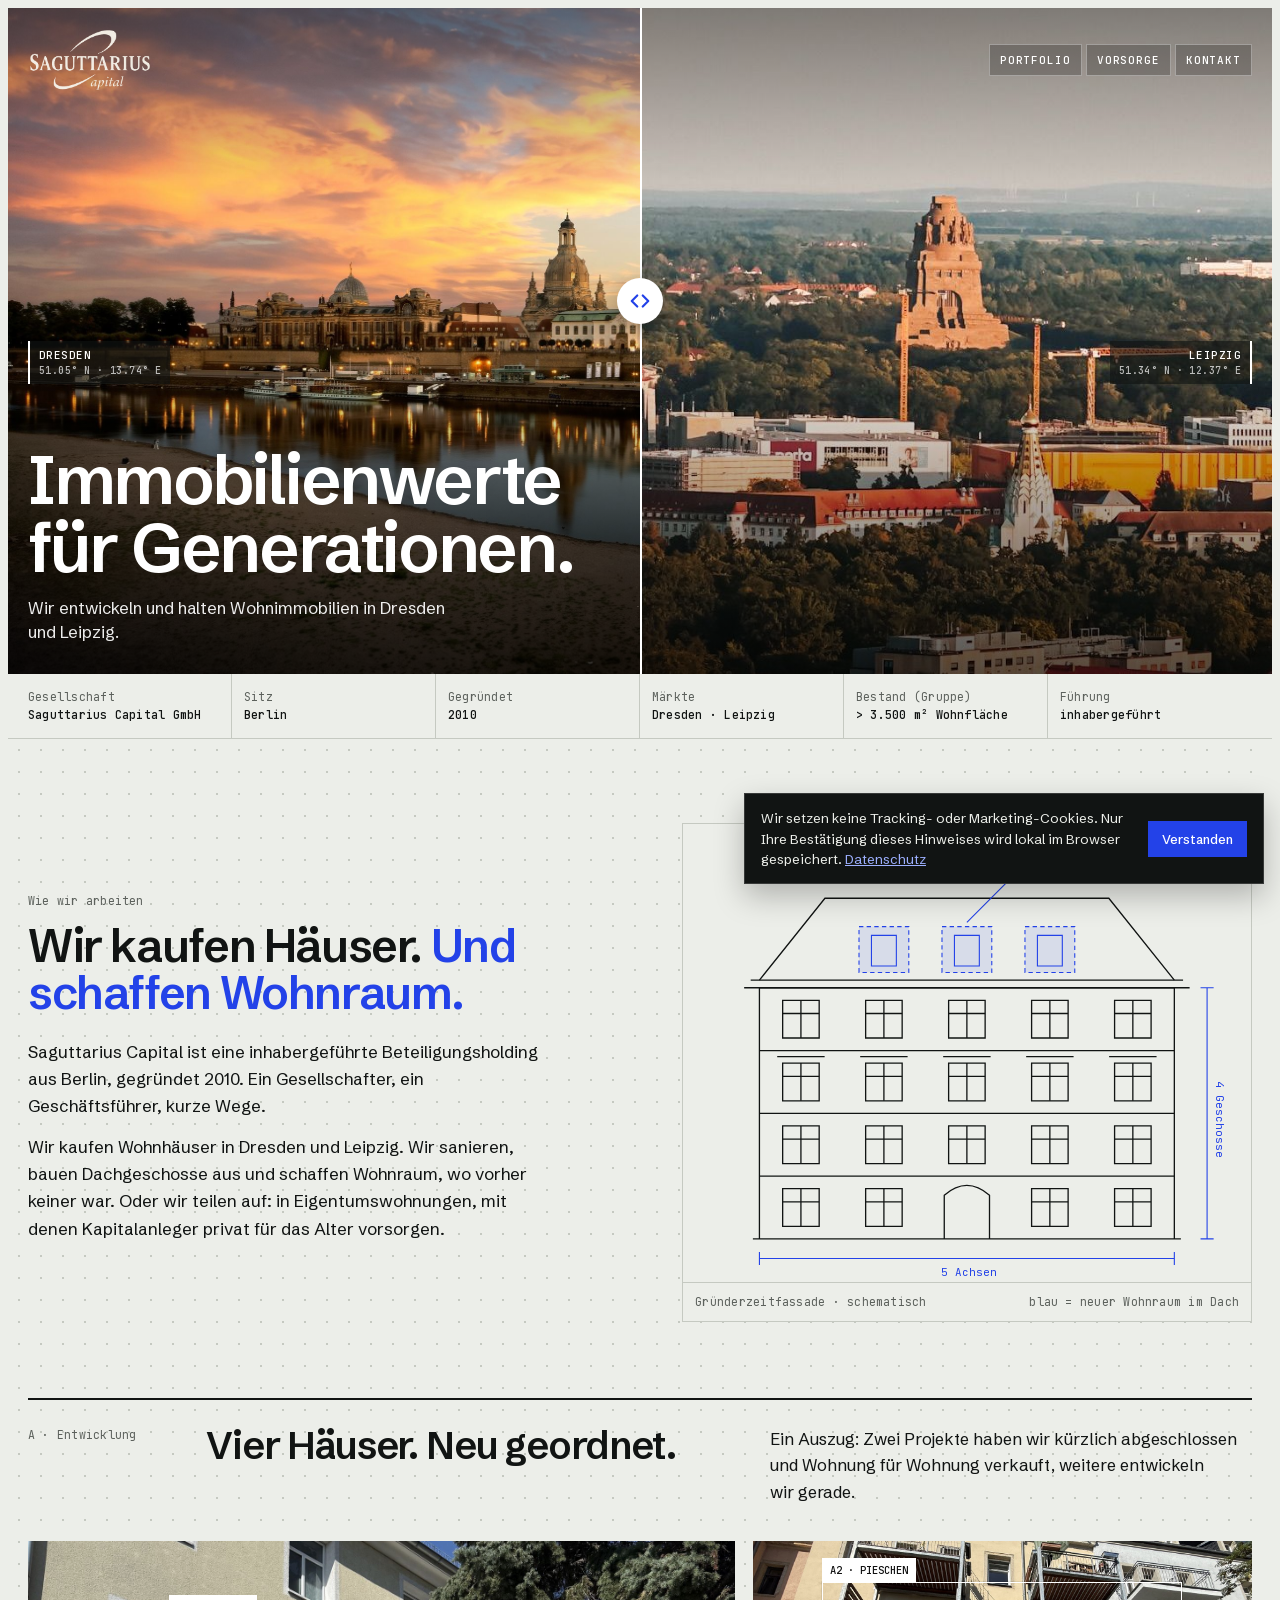
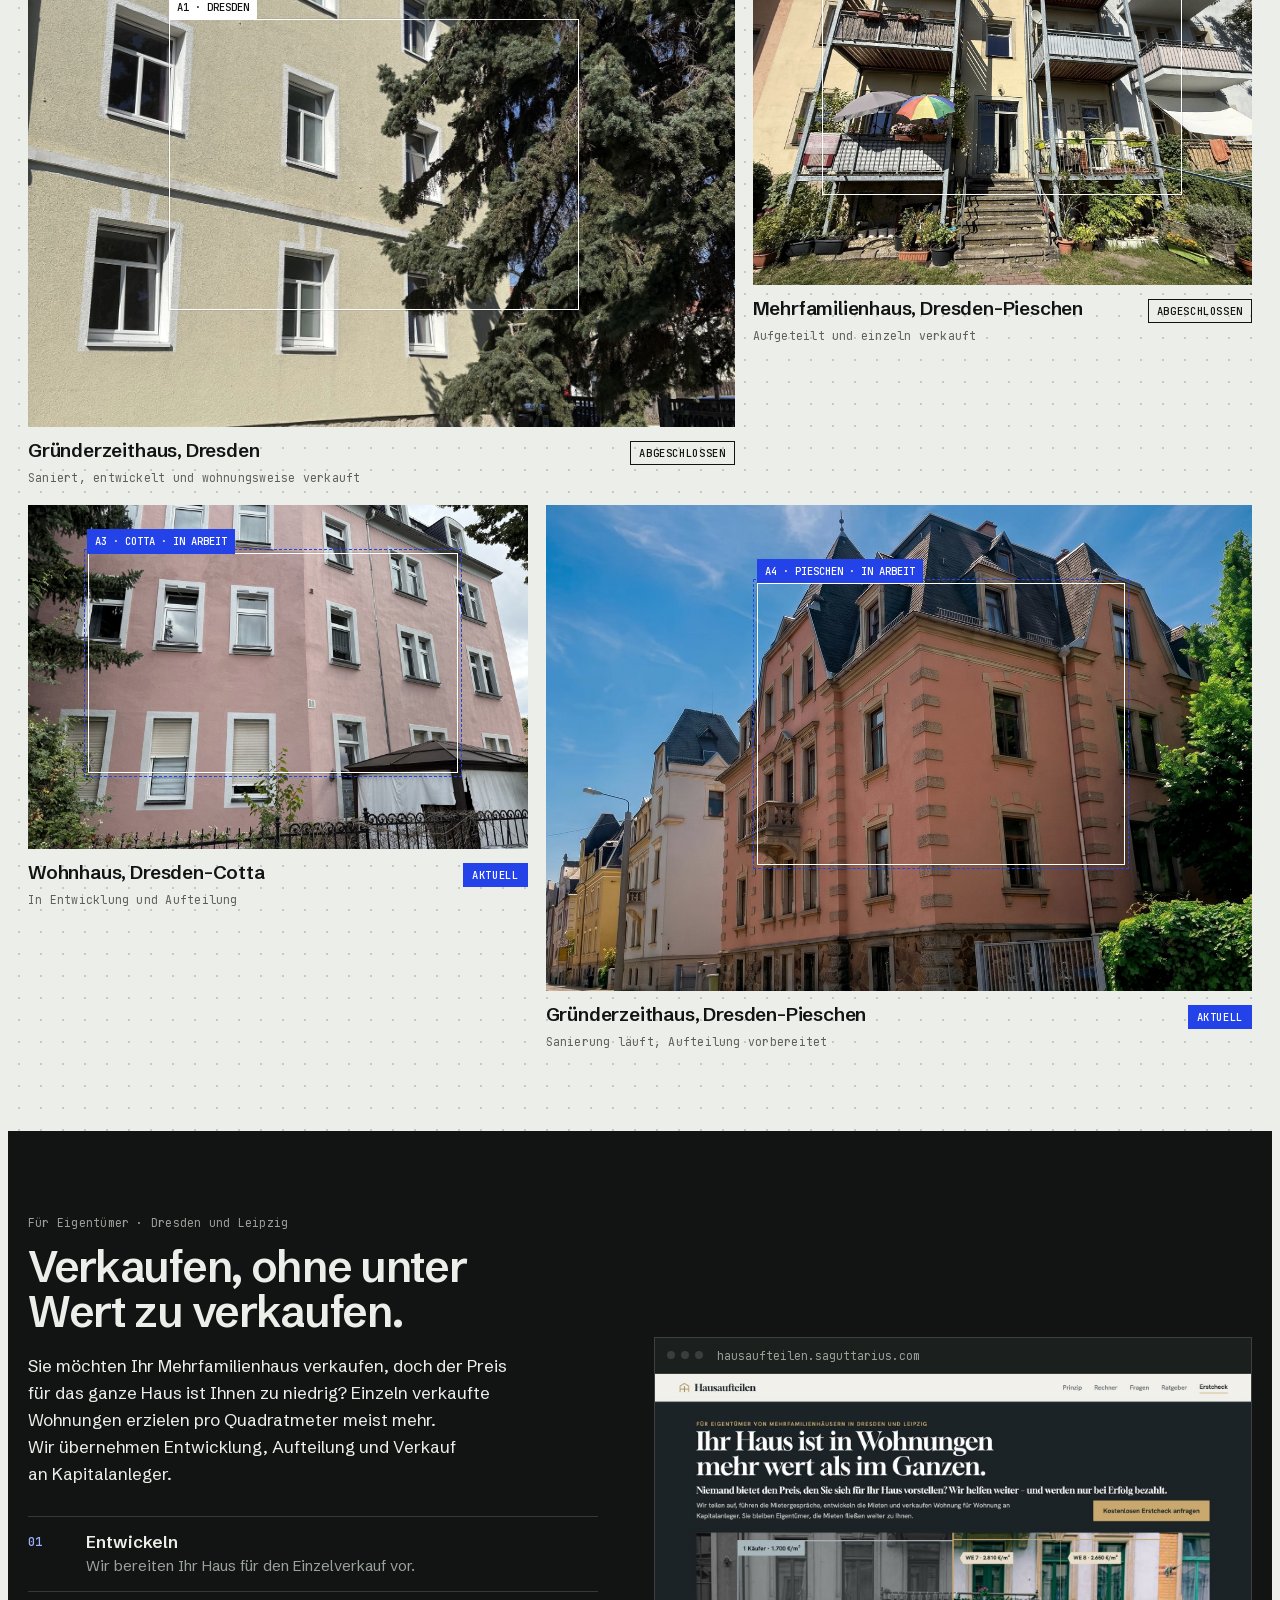
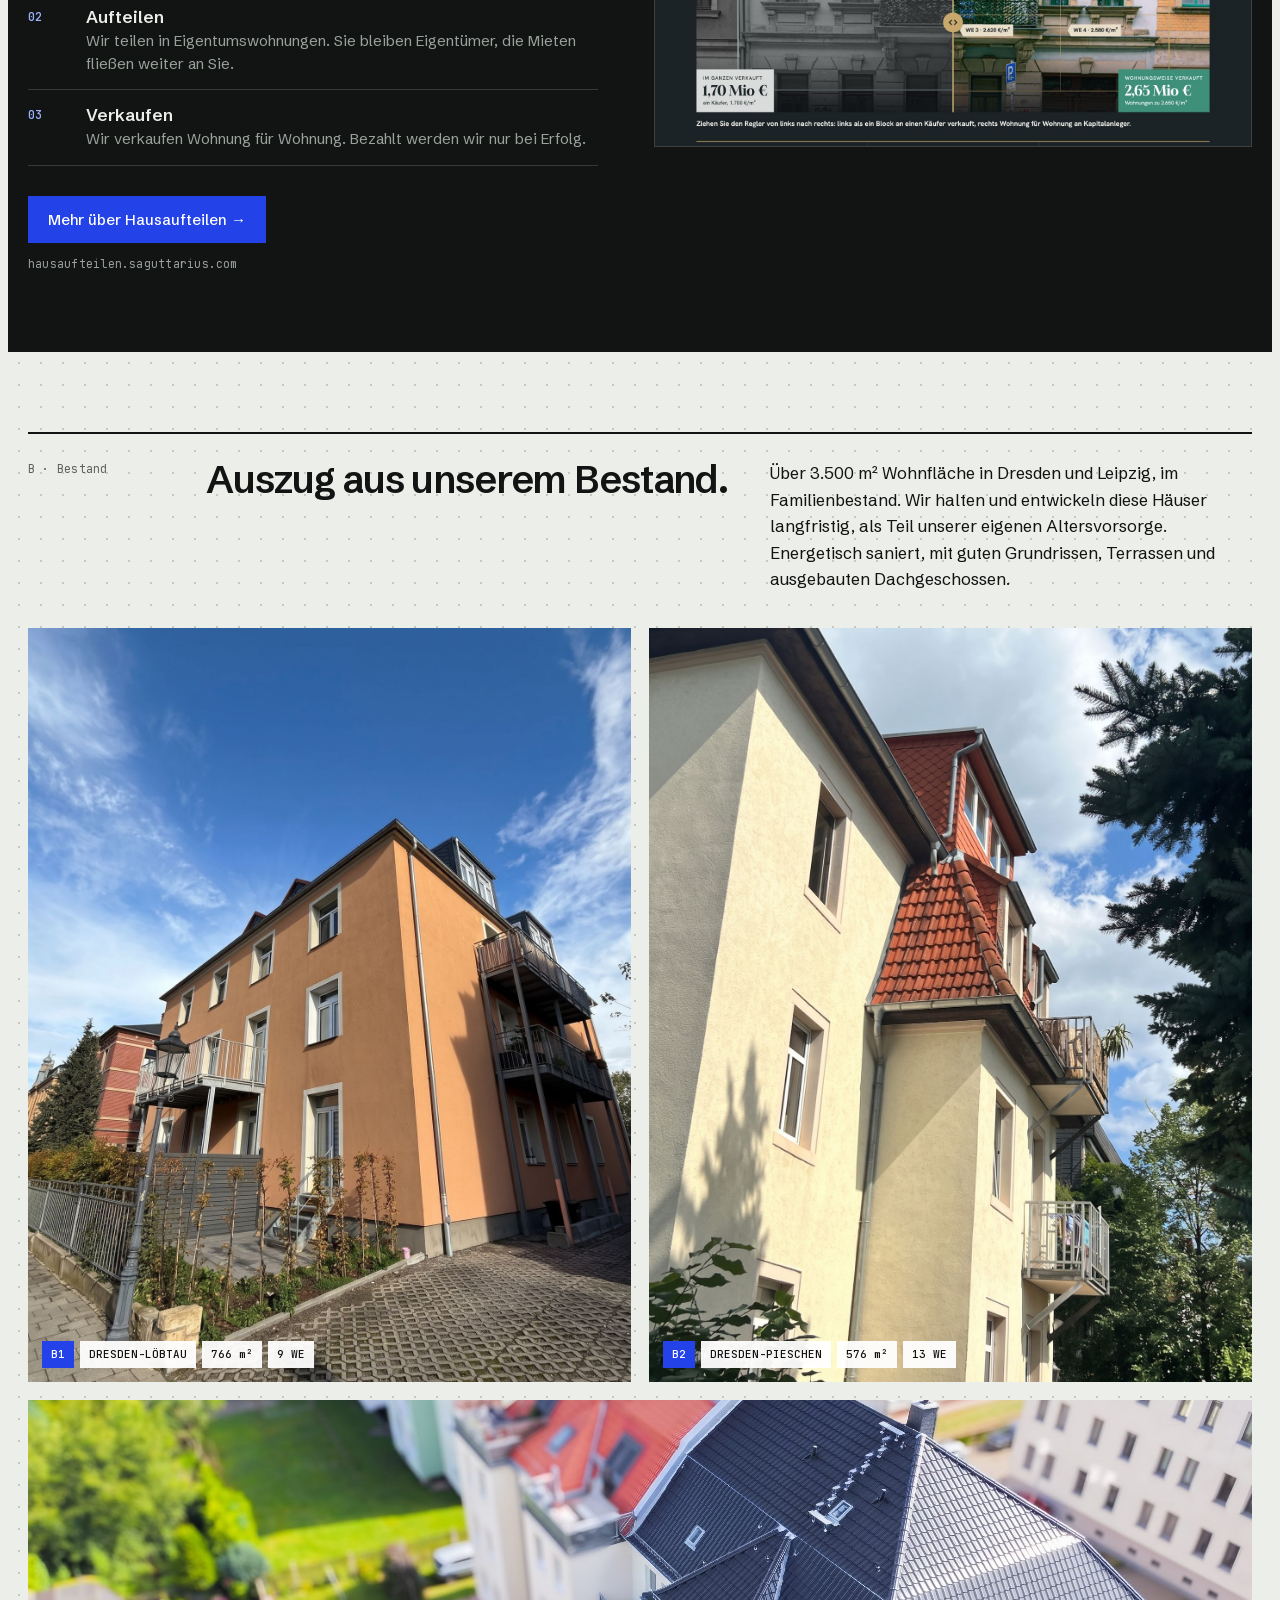
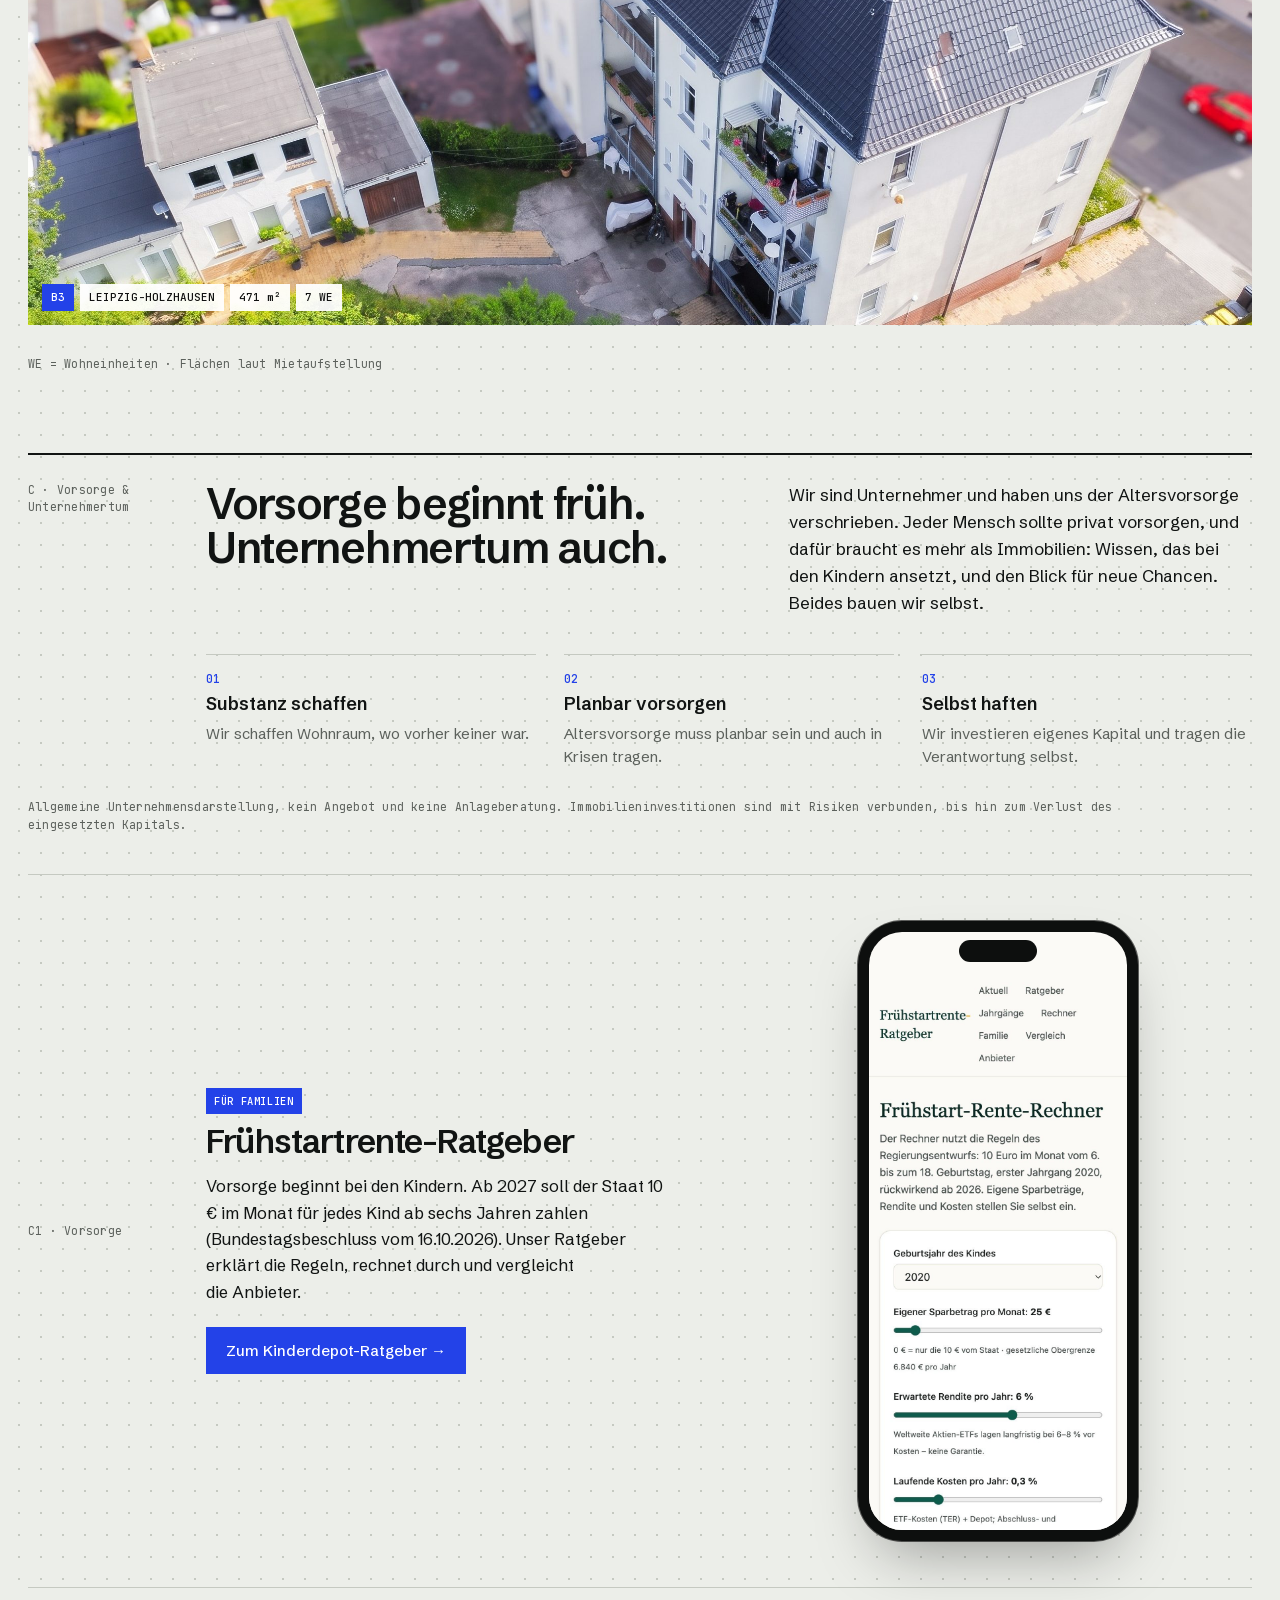
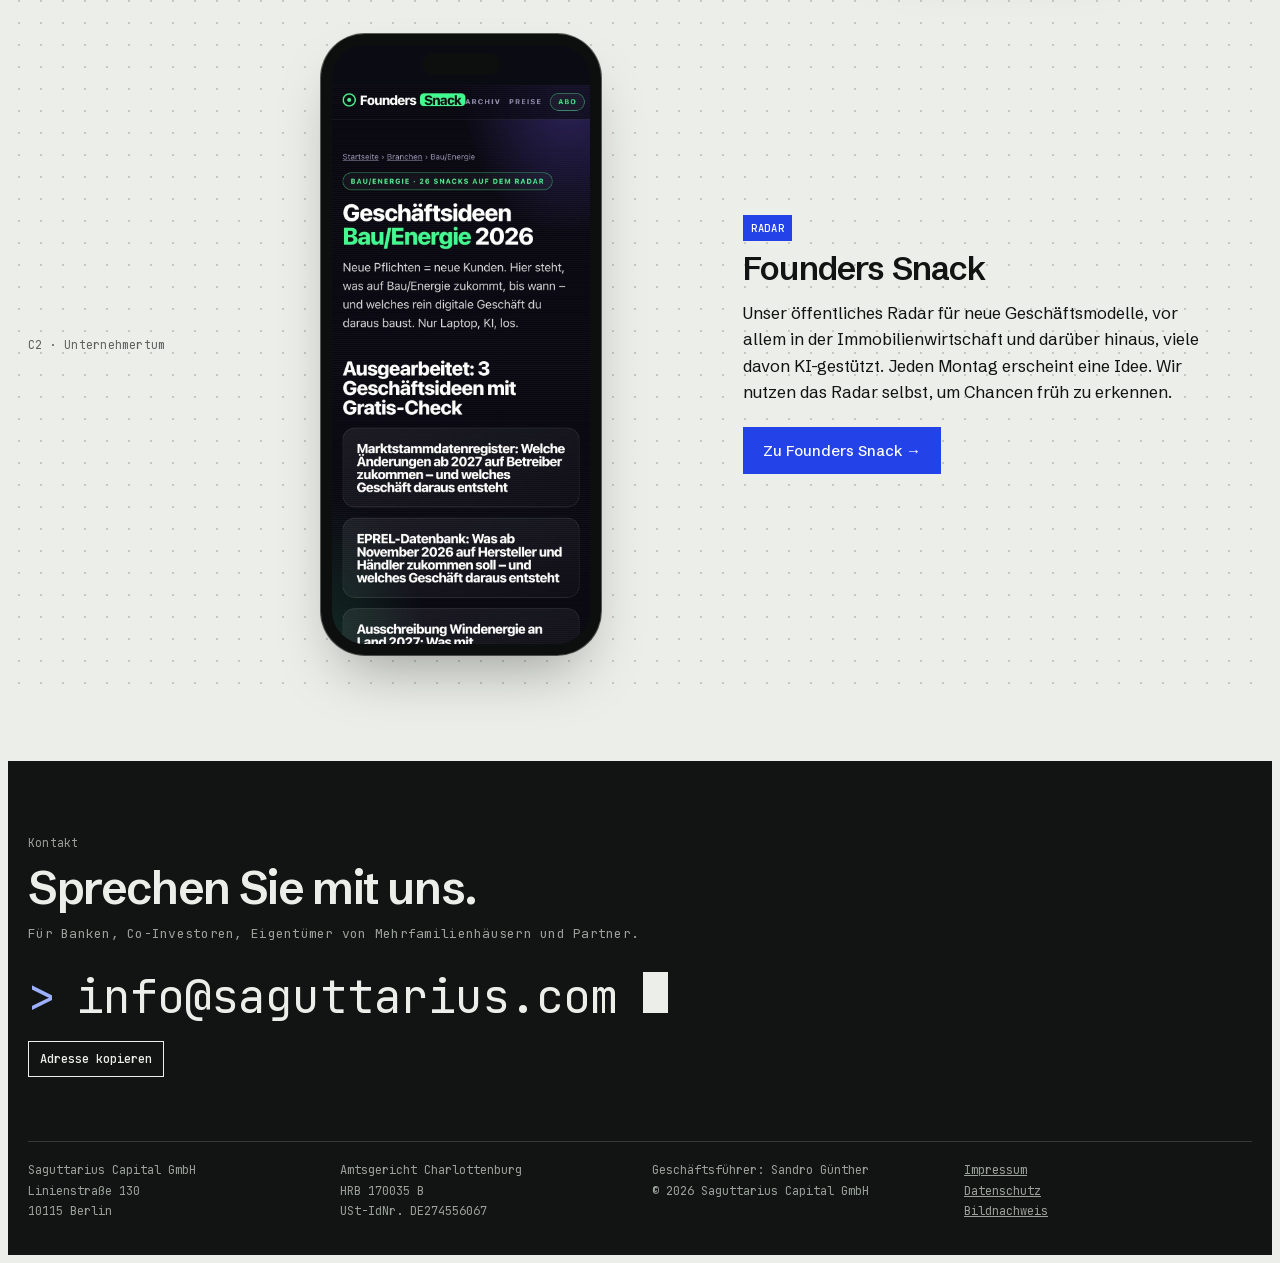
<file: index.html>
<!doctype html>
<html lang="de">
<head>
<meta charset="utf-8">
<meta name="viewport" content="width=device-width,initial-scale=1,viewport-fit=cover">
<meta name="description" content="Saguttarius Capital GmbH: inhabergeführte Beteiligungsholding aus Berlin. Wir entwickeln und halten Wohnimmobilien in Dresden und Leipzig.">
<meta name="robots" content="noindex">
<link rel="canonical" href="https://saguttarius.com/">
<link rel="icon" href="favicon.png">
<meta property="og:title" content="Saguttarius Capital · Immobilienwerte für Generationen">
<meta property="og:description" content="Wir entwickeln und halten Wohnimmobilien in Dresden und Leipzig.">
<meta property="og:image" content="https://saguttarius.com/img/dresden.jpg">
<title>Saguttarius Capital · Immobilienwerte für Generationen</title>
<link rel="stylesheet" href="fonts.css">
<link rel="preload" href="fonts/SchibstedGrotesk-400.woff2" as="font" type="font/woff2" crossorigin>
<style>
/* Layout: technisches Planblatt. Punktraster, Maßlinien und Datenetiketten auf Fotos, eine Fassade, die sich selbst zeichnet. */
:root{
  --paper:#eceee9; --paper2:#e2e4de; --ink:#111413; --mute:#5c615c; --line:#c5c9c1; --blue:#2342e8; --blue-s:rgba(35,66,232,.10); --dark:#111413; --dark-fg:#eceee9; --dark-mute:#9aa09a;
  --f:"Schibsted Grotesk","Helvetica Neue",Arial,sans-serif; --m:"JetBrains Mono",Menlo,monospace;
  --gl:max(20px,env(safe-area-inset-left,0px)); --gr:max(20px,env(safe-area-inset-right,0px));
}
@media (prefers-color-scheme:dark){:root:not([data-theme="light"]){--paper:#0f1211;--paper2:#171b19;--ink:#e6e9e3;--mute:#8d938c;--line:#2a2f2c;--blue:#7088ff;--blue-s:rgba(112,136,255,.14);--dark:#1a1e1c;--dark-fg:#e6e9e3;--dark-mute:#8d938c;color-scheme:dark}}
:root[data-theme="dark"]{--paper:#0f1211;--paper2:#171b19;--ink:#e6e9e3;--mute:#8d938c;--line:#2a2f2c;--blue:#7088ff;--blue-s:rgba(112,136,255,.14);--dark:#1a1e1c;--dark-fg:#e6e9e3;--dark-mute:#8d938c;color-scheme:dark}
*{box-sizing:border-box}
body{background:var(--paper);color:var(--ink);font-family:var(--f);font-size:16px;-webkit-font-smoothing:antialiased}
a{color:inherit}
img{display:block;max-width:100%}
:focus-visible{outline:2px solid var(--blue);outline-offset:2px}
h1,h2,h3{text-wrap:balance}
p{text-wrap:pretty}
.w{max-width:1360px;margin:0 auto;padding-left:var(--gl);padding-right:var(--gr)}
.m{font:400 11.5px/1.55 var(--m);letter-spacing:.02em;color:var(--mute)}
.m b{color:var(--ink);font-weight:500}
.nw{white-space:nowrap}
.grid-bg{background-image:radial-gradient(var(--line) 1px,transparent 1.2px);background-size:22px 22px}

/* ---------- Header-Slider (fix) ---------- */
.hero{position:relative;height:min(74vh,700px);min-height:440px;overflow:hidden;background:#000;user-select:none}
.hero img{position:absolute;inset:0;width:100%;height:100%;object-fit:cover}
.hero .top{clip-path:inset(0 0 0 var(--x,50%))}
.hero .top{width:150%;max-width:none;object-position:49% 50%;clip-path:none}
.hero .topwrap{position:absolute;inset:0;overflow:hidden;clip-path:inset(0 0 0 var(--x,50%))}
.hero{touch-action:pan-y;user-select:none;-webkit-user-select:none;cursor:ew-resize}
.hero input{position:absolute;inset:0;width:100%;height:100%;opacity:0;margin:0;z-index:3;pointer-events:none}
.hero .bar{position:absolute;top:0;bottom:0;left:var(--x,50%);width:1.5px;background:#fff;z-index:2;pointer-events:none}
.hero .knob{position:absolute;top:44%;left:var(--x,50%);transform:translate(-50%,-50%);display:flex;align-items:center;gap:8px;padding:9px 12px;background:#fff;color:#111;font:500 11px var(--m);letter-spacing:.04em;z-index:2;pointer-events:none;white-space:nowrap;box-shadow:0 4px 18px rgba(0,0,0,.25)}
.hero .knob i{font-style:normal;color:var(--blue)}
.hero .shade{position:absolute;inset:0;background:linear-gradient(180deg,rgba(0,0,0,.4),transparent 26%,transparent 50%,rgba(0,0,0,.66));pointer-events:none;z-index:1}
.hero .nav{position:absolute;z-index:4;top:calc(20px + env(safe-area-inset-top,0px));left:var(--gl);right:var(--gr);display:flex;justify-content:space-between;align-items:center;pointer-events:none}
.hero .nav img{position:static;width:124px;height:auto}
.hero .nav nav{display:flex;gap:4px;pointer-events:auto}
.hero .nav nav a{font:500 11px var(--m);text-transform:uppercase;letter-spacing:.08em;color:#fff;text-decoration:none;padding:8px 10px;border:1px solid rgba(255,255,255,.35);background:rgba(0,0,0,.22);backdrop-filter:blur(6px)}
.hero .copy{position:absolute;z-index:2;left:var(--gl);right:var(--gr);bottom:30px;color:#fff;pointer-events:none}
.hero h1{font:600 clamp(32px,5.4vw,80px)/.98 var(--f);letter-spacing:-.035em;margin:0}
.hero h1 span{display:block;white-space:nowrap}
.hero .sub{margin:14px 0 0;font-size:clamp(14px,1.3vw,17px);line-height:1.45;max-width:46ch;opacity:.92}
.hero .city{position:absolute;z-index:2;top:50%;font:500 11px var(--m);color:#fff;background:rgba(17,20,19,.62);padding:7px 9px;pointer-events:none;letter-spacing:.04em}
.hero .city.l{left:var(--gl);border-left:2px solid #fff}
.hero .city.r{right:var(--gr);border-right:2px solid #fff;text-align:right}
.hero .city small{display:block;opacity:.7;font-size:10px;margin-top:2px}

/* ---------- Kennblatt ---------- */
.sheet{border-bottom:1px solid var(--line)}
.sheet .in{display:grid;grid-template-columns:repeat(6,minmax(0,1fr))}
.sheet .in>div{padding:14px 12px 14px 0;border-right:1px solid var(--line);min-width:0}
.sheet .in>div+div{padding-left:12px}
.sheet .in>div:last-child{border-right:0}

/* ---------- Intro ---------- */
.intro{display:grid;grid-template-columns:minmax(0,1.05fr) minmax(0,1fr);gap:56px;padding-block:84px 76px;align-items:center}
.intro h2{font:600 clamp(30px,3.6vw,54px)/1.02 var(--f);letter-spacing:-.03em;margin:12px 0 22px}
.intro h2 em{font-style:normal;color:var(--blue)}
.intro p{font-size:17px;line-height:1.6;max-width:52ch;margin:0 0 14px}
.facade{position:relative;border:1px solid var(--line);background:var(--paper);margin:0}
.facade svg{display:block;width:100%;height:auto}
.facade svg .d{fill:none;stroke:var(--ink);stroke-width:1.2}
.facade svg .b{fill:none;stroke:var(--blue);stroke-width:1}
.facade svg .n{fill:var(--blue-s);stroke:var(--blue);stroke-width:1;stroke-dasharray:4 3}
.facade svg text{font:400 10px var(--m);fill:var(--blue)}
.facade .cap{display:flex;justify-content:space-between;gap:10px;padding:10px 12px;border-top:1px solid var(--line)}
@supports (animation-timeline:view()){
  .facade svg .d{stroke-dasharray:1;stroke-dashoffset:0;animation:draw linear both;animation-timeline:view();animation-range:entry 0% cover 45%}
  @keyframes draw{from{stroke-dashoffset:1}to{stroke-dashoffset:0}}
}

/* ---------- Sektionskopf ---------- */
.sh{display:grid;grid-template-columns:150px minmax(0,1fr) minmax(0,.9fr);gap:28px;padding-block:26px 30px;border-top:2px solid var(--ink);align-items:start}
.sh h2{font:600 clamp(28px,3vw,46px)/1.04 var(--f);letter-spacing:-.03em;margin:0}
.sh p{margin:0;font-size:16.5px;line-height:1.6;max-width:50ch}

/* ---------- Entwicklung ---------- */
.devs{display:grid;grid-template-columns:repeat(12,minmax(0,1fr));gap:18px;padding-block:6px 80px}
.dv{min-width:0}
.dv:nth-child(1){grid-column:1/8}
.dv:nth-child(2){grid-column:8/13}
.dv:nth-child(3){grid-column:1/6}
.dv:nth-child(4){grid-column:6/13}
.dv .ph{position:relative;overflow:hidden;background:var(--paper2);aspect-ratio:4/3}
.dv:nth-child(1) .ph,.dv:nth-child(4) .ph{aspect-ratio:16/11}
.dv:nth-child(2) .ph,.dv:nth-child(3) .ph{aspect-ratio:16/11}
.dv img{width:100%;height:100%;object-fit:cover;filter:saturate(.92) contrast(1.02);transition:transform 1.4s cubic-bezier(.2,.7,.2,1)}
.dv:hover img{transform:scale(1.025)}
.box{position:absolute;border:1.5px solid #fff;pointer-events:none;box-shadow:0 0 0 1px rgba(0,0,0,.08)}
.box span{position:absolute;left:-1.5px;top:-25px;font:500 10.5px/1 var(--m);background:#fff;color:#111;padding:7px 8px;white-space:nowrap}
.box.blue{border-color:#fff;outline:1.5px dashed var(--blue);outline-offset:3px}
.box.blue span{background:var(--blue);color:#fff}
.dv .row{display:flex;justify-content:space-between;gap:12px;padding-top:12px;align-items:baseline}
.dv h3{font:600 19px/1.25 var(--f);letter-spacing:-.01em;margin:0}
.dv p{margin:4px 0 0}
.pill{font:500 10.5px/1 var(--m);text-transform:uppercase;letter-spacing:.06em;padding:6px 8px;border:1px solid var(--ink);white-space:nowrap;flex:none}
.pill.on{background:var(--blue);color:#fff;border-color:var(--blue)}

/* ---------- Ergänzungen Recht */
.ki{position:absolute;right:10px;bottom:10px;font:500 10px/1 var(--m);background:#fff;color:#111;padding:6px 7px;letter-spacing:.04em}
.disc{grid-column:1/-1;margin:-20px 0 40px}
.plan3{background:var(--paper2)}
.plan3 .fo{position:absolute;top:14px;right:14px;font:500 11px var(--m);color:var(--mute)}
/* ---------- Hausaufteilen (eigener Bereich) ---------- */
.split{background:var(--dark);color:var(--dark-fg)}
.split .in{display:grid;grid-template-columns:minmax(0,1fr) minmax(0,1.05fr);gap:56px;padding-block:80px;align-items:center}
.split .m{color:var(--dark-mute)}
.split h2{font:600 clamp(30px,3.4vw,52px)/1.03 var(--f);letter-spacing:-.03em;margin:12px 0 18px}
.split p.lead{font-size:17px;line-height:1.6;margin:0 0 28px;max-width:50ch;color:var(--dark-fg)}
.steps{list-style:none;margin:0 0 30px;padding:0;display:grid;gap:0;border-top:1px solid rgba(127,127,127,.35)}
.steps li{display:grid;grid-template-columns:44px minmax(0,1fr);gap:14px;padding:14px 0;border-bottom:1px solid rgba(127,127,127,.35)}
.steps b{font:500 12px var(--m);color:#9db0ff;padding-top:3px}
.steps strong{display:block;font-weight:600;font-size:17px;margin-bottom:3px}
.steps span{font-size:15px;line-height:1.5;color:var(--dark-mute)}
.btn{display:inline-flex;gap:10px;align-items:center;text-decoration:none;font:500 15px var(--f);padding:14px 20px;background:var(--blue);color:#fff;white-space:nowrap}
.btn:hover{filter:brightness(1.12)}
.split .url{display:block;margin-top:12px}
.browser{border:1px solid rgba(127,127,127,.35);background:#1b1f1d;min-width:0}
.browser .bar{display:flex;gap:6px;align-items:center;padding:10px 12px;border-bottom:1px solid rgba(127,127,127,.3);font:400 11.5px var(--m);color:var(--dark-mute)}
.browser .bar i{width:8px;height:8px;border-radius:50%;background:#3a3f3c}
.browser .bar span{margin-left:8px}
.browser img{width:100%;aspect-ratio:16/10;object-fit:cover;object-position:top left}

/* ---------- Bestand ---------- */
.stock{display:grid;grid-template-columns:repeat(12,minmax(0,1fr));gap:18px;padding-block:6px 30px}
.st{position:relative;min-width:0;margin:0}
.st .ph{position:relative;overflow:hidden;background:var(--paper2);aspect-ratio:4/5}
.st img{width:100%;height:100%;object-fit:cover;transition:transform 1.4s cubic-bezier(.2,.7,.2,1)}
.st:hover img{transform:scale(1.025)}
.st:nth-child(1){grid-column:1/7}
.st:nth-child(2){grid-column:7/13}
.st:nth-child(3){grid-column:1/13}
.st:nth-child(3) .ph{aspect-ratio:21/9}
.spec{position:absolute;left:14px;bottom:14px;right:14px;display:flex;flex-wrap:wrap;gap:6px;pointer-events:none}
.spec span{font:500 11px/1 var(--m);background:rgba(255,255,255,.94);color:#111;padding:8px 9px;white-space:nowrap}
.spec span.k{background:var(--blue);color:#fff}
.stock-note{display:flex;justify-content:space-between;gap:16px;flex-wrap:wrap;padding-block:0 80px}

/* ---------- Vorsorge & Unternehmertum ---------- */
.care-head{display:grid;grid-template-columns:150px minmax(0,1.2fr) minmax(0,1fr);gap:28px;padding-block:26px 10px;border-top:2px solid var(--ink)}
.care-head h2{font:600 clamp(30px,3.4vw,52px)/1.03 var(--f);letter-spacing:-.03em;margin:0}
.care-head p{margin:0;font-size:17px;line-height:1.6;max-width:52ch}
.princ{display:grid;grid-template-columns:150px repeat(3,minmax(0,1fr));gap:28px;padding-block:28px 50px}
.princ div{border-top:1px solid var(--line);padding-top:12px}
.princ b{font:500 11.5px var(--m);color:var(--blue)}
.princ h4{font:600 18px/1.25 var(--f);margin:6px 0 6px}
.princ p{margin:0;font-size:15px;line-height:1.55;color:var(--mute)}
.proj{display:grid;grid-template-columns:150px minmax(0,1fr) minmax(0,1fr);gap:28px;align-items:center;padding-block:46px;border-top:1px solid var(--line)}
.proj.rev .media{order:2}
.proj.rev .txt{order:3}
.proj h3{font:600 clamp(26px,2.6vw,38px)/1.05 var(--f);letter-spacing:-.025em;margin:10px 0 14px}
.proj p{font-size:16.5px;line-height:1.6;margin:0 0 22px;max-width:46ch}
.media{display:flex;justify-content:center;align-items:center;gap:18px;min-width:0}
.phone{position:relative;width:min(280px,66vw);border-radius:44px;background:#0d0f0e;padding:11px;box-shadow:0 30px 60px -20px rgba(0,0,0,.35),0 0 0 1px rgba(0,0,0,.6);flex:none}
.phone::before{content:"";position:absolute;top:19px;left:50%;transform:translateX(-50%);width:78px;height:22px;border-radius:12px;background:#0d0f0e;z-index:2}
.phone .scr{border-radius:33px;overflow:hidden;background:var(--sb,#fbfaf6);padding-top:40px}
.phone .scr.dark{--sb:#0b0b14}
.phone img{display:block;width:100%;height:auto}
.radar{position:relative;flex:1 1 auto;max-width:420px;min-width:0}
.radar .browser img{aspect-ratio:16/11}
.tag2{display:inline-block;font:500 10.5px var(--m);text-transform:uppercase;letter-spacing:.06em;padding:6px 8px;background:var(--blue);color:#fff}

/* ---------- Kontakt ---------- */
.contact{background:var(--dark);color:var(--dark-fg)}
.contact .in{padding-block:70px 34px}
.contact h2{font:600 clamp(30px,3.6vw,54px)/1.03 var(--f);letter-spacing:-.03em;margin:12px 0 6px}
.contact .m{color:var(--dark-mute)}
.term{font:400 clamp(22px,3.6vw,52px)/1.15 var(--m);letter-spacing:-.02em;margin:26px 0 0;display:flex;flex-wrap:wrap;gap:0 .45em;align-items:baseline}
.term .p{color:#9db0ff}
.term .c{display:inline-block;width:.55em;height:.9em;background:currentColor;vertical-align:-.1em;animation:blink 1.1s steps(2) infinite;margin-left:.1em}
@keyframes blink{50%{opacity:0}}
.term .addr{user-select:all;word-break:break-all}
.copy-b{font:500 12px var(--m);background:transparent;color:inherit;border:1px solid currentColor;padding:9px 11px;cursor:pointer;margin-top:18px}
.foot a{color:inherit}
.foot{display:grid;grid-template-columns:repeat(4,minmax(0,1fr));gap:24px;margin-top:64px;padding-top:18px;border-top:1px solid rgba(127,127,127,.35);font:400 12px/1.7 var(--m);color:var(--dark-mute)}

/* ---------- Tablet ---------- */
@media (max-width:1000px){
  .sh,.care-head{grid-template-columns:1fr;gap:12px}
  .princ{grid-template-columns:1fr 1fr 1fr}
  .princ>span{display:none}
  .proj{grid-template-columns:1fr 1fr}
  .proj>span.m{grid-column:1/-1}
  .split .in{grid-template-columns:1fr;gap:40px}
}
/* ---------- Handy ---------- */
@media (max-width:700px){
  .hero{height:62svh;min-height:420px;max-height:560px}
  .hero .nav nav{display:none}
  .hero .nav img{width:104px}
  .hero .sub{display:none}
  .hero .city{top:auto;bottom:auto;top:84px;font-size:10px;padding:6px 8px}
  .hero .knob{top:52%;padding:8px 10px;font-size:10.5px}
  .hero .copy{bottom:22px}
  .sheet .in{grid-template-columns:1fr 1fr}
  .sheet .in>div{border-right:0;border-bottom:1px solid var(--line);padding-left:0!important}
  .sheet .in>div:nth-child(n+5){border-bottom:0}
  .intro{grid-template-columns:1fr;gap:36px;padding-block:56px}
  .intro p{font-size:16px}
  .dv:nth-child(n){grid-column:1/-1}
  .devs{padding-bottom:56px}
  .split .in{padding-block:56px}
  .st:nth-child(n){grid-column:1/-1}
  .st:nth-child(3) .ph{aspect-ratio:4/3}
  .stock-note{padding-bottom:56px}
  .princ{grid-template-columns:1fr;gap:16px;padding-bottom:34px}
  .proj,.proj.rev{grid-template-columns:1fr;gap:20px;padding-block:36px}
  .proj .media,.proj.rev .media{order:2}
  .proj .txt,.proj.rev .txt{order:1}
  .radar{max-width:none;width:100%}
  .foot{grid-template-columns:1fr}
  .box span{font-size:10px;padding:6px 7px;top:-23px}
}

/* ---------- Cookie-Hinweis ---------- */
.cb{position:fixed;z-index:30;left:max(16px,env(safe-area-inset-left,0px));right:max(16px,env(safe-area-inset-right,0px));bottom:calc(16px + env(safe-area-inset-bottom,0px));max-width:520px;margin-left:auto;background:var(--dark);color:var(--dark-fg);border:1px solid rgba(127,127,127,.35);padding:14px 16px;display:flex;gap:14px;align-items:center;font-size:13.5px;line-height:1.5;box-shadow:0 12px 30px rgba(0,0,0,.25)}
.cb a{color:#9db0ff}
.cb[hidden]{display:none!important}
.cb button{flex:none;font:500 13px var(--f);background:var(--blue);color:#fff;border:0;padding:10px 14px;cursor:pointer}
@media (prefers-reduced-motion:reduce){*{animation:none!important;transition:none!important}}
.hero .knob,.hero .knob{width:46px;height:46px;padding:0;justify-content:center;border-radius:50%}
.hero .knob svg{width:22px;height:22px;fill:none;stroke:var(--blue);stroke-width:2.4;stroke-linecap:round;stroke-linejoin:round}
</style>
</head>
<body>


<header class="hero" id="hero">
  <img src="img/dresden.jpg?v=0abe21de" alt="Dresden, Altstadt an der Elbe">
  <div class="topwrap"><img class="top" src="img/leipzig.jpg?v=09d3922c" alt="Leipzig, Blick über die Stadt zum Völkerschlachtdenkmal"></div>
  <div class="shade"></div>
  <span class="city l">DRESDEN<small>51.05° N · 13.74° E</small></span>
  <span class="city r">LEIPZIG<small>51.34° N · 12.37° E</small></span>
  <div class="bar"></div><div class="knob" aria-hidden="true"><svg viewBox="0 0 24 24"><path d="M9 6l-6 6 6 6M15 6l6 6-6 6"/></svg></div>
  <input type="range" min="0" max="100" value="50" aria-label="Zwischen Dresden und Leipzig schieben" id="slider">
  <div class="nav"><img src="img/logo.png" alt="Saguttarius Capital"><nav><a href="#portfolio">Portfolio</a><a href="#vorsorge">Vorsorge</a><a href="#kontakt">Kontakt</a></nav></div>
  <div class="copy"><h1><span>Immobilienwerte</span><span>für Generationen.</span></h1><p class="sub">Wir entwickeln und halten Wohnimmobilien in Dresden und Leipzig.</p></div>
</header>

<div class="sheet"><div class="w in">
  <div class="m">Gesellschaft<br><b>Saguttarius Capital GmbH</b></div>
  <div class="m">Sitz<br><b>Berlin</b></div>
  <div class="m">Gegründet<br><b>2010</b></div>
  <div class="m">Märkte<br><b>Dresden · Leipzig</b></div>
  <div class="m">Bestand (Gruppe)<br><b>&gt; 3.500 m² Wohnfläche</b></div>
  <div class="m">Führung<br><b>inhabergeführt</b></div>
</div></div>

<main class="grid-bg">
  <section class="w intro">
    <div>
      <span class="m">Wie wir arbeiten</span>
      <h2>Wir kaufen Häuser. <em>Und schaffen Wohnraum.</em></h2>
      <p>Saguttarius Capital ist eine inhabergeführte Beteiligungsholding aus Berlin, gegründet 2010. Ein Gesellschafter, ein Geschäftsführer, kurze Wege.</p>
      <p>Wir kaufen Wohnhäuser in Dresden und Leipzig. Wir sanieren, bauen Dachgeschosse aus und schaffen Wohnraum, wo vorher keiner war. Oder wir teilen auf: in Eigentumswohnungen, mit denen Kapitalanleger privat für das Alter vorsorgen.</p>
    </div>
    <figure class="facade">
      <svg id="fac" viewBox="0 0 520 420" role="img" aria-label="Strichzeichnung einer Gründerzeitfassade mit ausgebautem Dachgeschoss"></svg>
      <div class="cap"><span class="m">Gründerzeitfassade · schematisch</span><span class="m">blau = neuer Wohnraum im Dach</span></div>
    </figure>
  </section>

  <section class="w" id="portfolio">
    <div class="sh"><span class="m">A · Entwicklung</span><h2>Vier Häuser. Neu geordnet.</h2><p>Ein Auszug: Zwei Projekte haben wir kürzlich abgeschlossen und Wohnung für Wohnung verkauft, weitere entwickeln wir gerade.</p></div>
    <div class="devs">
      <article class="dv"><div class="ph"><img src="img/a1.jpg?v=9d8df099" alt="Gründerzeithaus in Dresden" style="object-position:center 40%"><div class="box" style="left:20%;top:16%;width:58%;height:60%"><span>A1 · DRESDEN</span></div></div><div class="row"><h3>Gründerzeithaus, Dresden</h3><span class="pill">Abgeschlossen</span></div><p class="m">Saniert, entwickelt und wohnungsweise verkauft</p></article>
      <article class="dv"><div class="ph"><img src="img/a2.jpg?v=118425c4" alt="Mehrfamilienhaus in Dresden-Pieschen, Hofseite mit Balkonen" style="object-position:center 30%"><div class="box" style="left:14%;top:12%;width:72%;height:62%"><span>A2 · PIESCHEN</span></div></div><div class="row"><h3>Mehrfamilienhaus, Dresden-Pieschen</h3><span class="pill">Abgeschlossen</span></div><p class="m">Aufgeteilt und einzeln verkauft</p></article>
      <article class="dv"><div class="ph"><img src="img/a3.jpg?v=e679544c" alt="Wohnhaus in Dresden-Cotta" style="object-position:center 45%"><div class="box blue" style="left:12%;top:14%;width:74%;height:64%"><span>A3 · COTTA · IN ARBEIT</span></div></div><div class="row"><h3>Wohnhaus, Dresden-Cotta</h3><span class="pill on">Aktuell</span></div><p class="m">In Entwicklung und Aufteilung</p></article>
      <article class="dv"><div class="ph"><img src="img/a4.jpg?v=6e793693" alt="Gründerzeithaus in Dresden-Pieschen" style="object-position:center 42%"><div class="box blue" style="left:30%;top:16%;width:52%;height:58%"><span>A4 · PIESCHEN · IN ARBEIT</span></div></div><div class="row"><h3>Gründerzeithaus, Dresden-Pieschen</h3><span class="pill on">Aktuell</span></div><p class="m">Sanierung läuft, Aufteilung vorbereitet</p></article>
    </div>
  </section>
</main>

<section class="split" id="hausaufteilen"><div class="w in">
  <div>
    <span class="m">Für Eigentümer · Dresden und Leipzig</span>
    <h2>Verkaufen, ohne unter Wert zu verkaufen.</h2>
    <p class="lead">Sie möchten Ihr Mehrfamilienhaus verkaufen, doch der Preis für das ganze Haus ist Ihnen zu niedrig? Einzeln verkaufte Wohnungen erzielen pro Quadratmeter meist mehr. Wir übernehmen Entwicklung, Aufteilung und Verkauf an Kapitalanleger.</p>
    <ol class="steps">
      <li><b>01</b><div><strong>Entwickeln</strong><span>Wir bereiten Ihr Haus für den Einzelverkauf vor.</span></div></li>
      <li><b>02</b><div><strong>Aufteilen</strong><span>Wir teilen in Eigentumswohnungen. Sie bleiben Eigentümer, die Mieten fließen weiter an Sie.</span></div></li>
      <li><b>03</b><div><strong>Verkaufen</strong><span>Wir verkaufen Wohnung für Wohnung. Bezahlt werden wir nur bei Erfolg.</span></div></li>
    </ol>
    <a class="btn" href="https://hausaufteilen.saguttarius.com" target="_blank" rel="noopener">Mehr über Hausaufteilen →</a>
    <span class="m url">hausaufteilen.saguttarius.com</span>
  </div>
  <div class="browser"><div class="bar"><i></i><i></i><i></i><span>hausaufteilen.saguttarius.com</span></div><img src="img/hausaufteilen.jpg?v=3a7c9c62" alt="Startseite Hausaufteilen"></div>
</div></section>

<div class="grid-bg">
  <section class="w" style="padding-top:80px">
    <div class="sh"><span class="m">B · Bestand</span><h2>Auszug aus unserem Bestand.</h2><p>Über 3.500 m² Wohnfläche in Dresden und Leipzig, im Familienbestand. Wir halten und entwickeln diese Häuser langfristig, als Teil unserer eigenen Altersvorsorge. Energetisch saniert, mit guten Grundrissen, Terrassen und ausgebauten Dachgeschossen.</p></div>
    <div class="stock">
      <figure class="st"><div class="ph"><img src="img/b1.jpg?v=b0dbc90a" alt="Mehrfamilienhaus in Dresden-Löbtau mit Balkonen" loading="lazy" style="object-position:center 60%"><div class="spec"><span class="k">B1</span><span>DRESDEN-LÖBTAU</span><span>766 m²</span><span>9 WE</span></div></div></figure>
      <figure class="st"><div class="ph"><img src="img/b2.jpg?v=772bb4b5" alt="Mehrfamilienhaus in Dresden-Pieschen mit ausgebautem Dachgeschoss" loading="lazy" style="object-position:center 40%"><div class="spec"><span class="k">B2</span><span>DRESDEN-PIESCHEN</span><span>576 m²</span><span>13 WE</span></div></div></figure>
      <figure class="st"><div class="ph"><img src="img/b3d.jpg?v=c132589f" alt="Mehrfamilienhaus in Leipzig-Holzhausen aus der Luft" loading="lazy" style="object-position:center 40%"><div class="spec"><span class="k">B3</span><span>LEIPZIG-HOLZHAUSEN</span><span>471 m²</span><span>7 WE</span></div></div></figure>
    </div>
    <div class="stock-note"><span class="m">WE = Wohneinheiten · Flächen laut Mietaufstellung</span></div>
  </section>

  <section class="w" id="vorsorge">
    <div class="care-head"><span class="m">C · Vorsorge &amp; Unternehmertum</span><h2>Vorsorge beginnt früh. Unternehmertum auch.</h2><p>Wir sind Unternehmer und haben uns der Altersvorsorge verschrieben. Jeder Mensch sollte privat vorsorgen, und dafür braucht es mehr als Immobilien: Wissen, das bei den Kindern ansetzt, und den Blick für neue Chancen. Beides bauen wir selbst.</p></div>
    <div class="princ">
      <span></span>
      <div><b>01</b><h4>Substanz schaffen</h4><p>Wir schaffen Wohnraum, wo vorher keiner war.</p></div>
      <div><b>02</b><h4>Planbar vorsorgen</h4><p>Altersvorsorge muss planbar sein und auch in Krisen tragen.</p></div>
      <div><b>03</b><h4>Selbst haften</h4><p>Wir investieren eigenes Kapital und tragen die Verantwortung selbst.</p></div>
    </div>
    <p class="m disc">Allgemeine Unternehmensdarstellung, kein Angebot und keine Anlageberatung. Immobilieninvestitionen sind mit Risiken verbunden, bis hin zum Verlust des eingesetzten Kapitals.</p>
    <div class="proj">
      <span class="m">C1 · Vorsorge</span>
      <div class="txt"><span class="tag2">Für Familien</span><h3>Frühstartrente-Ratgeber</h3><p>Vorsorge beginnt bei den Kindern. Ab 2027 soll der Staat 10 € im Monat für jedes Kind ab sechs Jahren zahlen (Bundestagsbeschluss vom 16.10.2026). Unser Ratgeber erklärt die Regeln, rechnet durch und vergleicht die Anbieter.</p><a class="btn" href="https://kinderdepot-ratgeber.de" target="_blank" rel="noopener">Zum Kinderdepot-Ratgeber →</a></div>
      <div class="media"><div class="phone"><div class="scr"><img src="img/m_kinderdepot.jpg?v=65090b98" alt="Frühstart-Rente-Rechner des Ratgebers auf dem Smartphone" loading="lazy"></div></div></div>
    </div>
    <div class="proj rev" style="margin-bottom:60px">
      <span class="m">C2 · Unternehmertum</span>
      <div class="media"><div class="phone"><div class="scr dark"><img src="img/m_founderssnack.jpg?v=b44fcfee" alt="Founders Snack: Geschäftsideen Bau und Energie auf dem Smartphone" loading="lazy"></div></div></div>
      <div class="txt"><span class="tag2">Radar</span><h3>Founders Snack</h3><p>Unser öffentliches Radar für neue Geschäftsmodelle, vor allem in der Immobilienwirtschaft und darüber hinaus, viele davon KI-gestützt. Jeden Montag erscheint eine Idee. Wir nutzen das Radar selbst, um Chancen früh zu erkennen.</p><a class="btn" href="https://founderssnack.de/branche/bau-energie" target="_blank" rel="noopener">Zu Founders Snack →</a></div>
    </div>
  </section>
</div>

<section class="contact" id="kontakt"><div class="w in">
  <span class="m">Kontakt</span>
  <h2>Sprechen Sie mit uns.</h2>
  <p class="m" style="font-size:13px">Für Banken, Co-Investoren, Eigentümer von Mehrfamilienhäusern und Partner.</p>
  <p class="term"><span class="p">&gt;</span><span class="addr" id="addr">info@saguttarius.com</span><span class="c"></span></p>
  <button class="copy-b" id="cp" type="button">Adresse kopieren</button>
  <div class="foot">
    <div>Saguttarius Capital GmbH<br>Linienstraße 130<br>10115 Berlin</div>
    <div>Amtsgericht Charlottenburg<br>HRB 170035 B<br>USt-IdNr. DE274556067</div>
    <div>Geschäftsführer: Sandro Günther<br>© 2026 Saguttarius Capital GmbH</div>
    <div><a href="impressum.html">Impressum</a><br><a href="datenschutz.html">Datenschutz</a><br><a href="impressum.html#bildnachweis">Bildnachweis</a></div>
  </div>
</div></section>

<div class="cb" id="cb" hidden role="region" aria-label="Hinweis zu Cookies"><span>Wir setzen keine Tracking- oder Marketing-Cookies. Nur Ihre Bestätigung dieses Hinweises wird lokal im Browser gespeichert. <a href="datenschutz.html">Datenschutz</a></span><button type="button" id="cbok">Verstanden</button></div>

<script>
(function(){const b=document.getElementById("cb");let seen=null;try{seen=localStorage.getItem("cb_ok")}catch(e){}if(!seen)b.hidden=false;document.getElementById("cbok").addEventListener("click",()=>{b.hidden=true;try{localStorage.setItem("cb_ok","1")}catch(e){}})})();
const hero=document.getElementById("hero"),sl=document.getElementById("slider");
const setX=p=>{p=Math.max(3,Math.min(97,p));hero.style.setProperty("--x",p+"%");sl.value=Math.round(p)};
const fromX=x=>{const r=hero.getBoundingClientRect();setX((x-r.left)/r.width*100)};let drag=false;
hero.addEventListener("pointerdown",e=>{if(e.target.closest("a,button"))return;drag=true;fromX(e.clientX);try{hero.setPointerCapture(e.pointerId)}catch(_){}});
hero.addEventListener("pointermove",e=>{if(drag)fromX(e.clientX)});
["pointerup","pointercancel"].forEach(t=>hero.addEventListener(t,()=>drag=false));
sl.addEventListener("input",()=>setX(+sl.value));

/* Fassade: 5 Achsen, 4 Geschosse, ausgebautes Dach (blau), Maßlinien */
(function(){
  const s=document.getElementById("fac"),N="http://www.w3.org/2000/svg";
  const add=(t,a,c)=>{const e=document.createElementNS(N,t);for(const k in a)e.setAttribute(k,a[k]);if(c)e.textContent=c;s.appendChild(e);return e};
  const L=70,R=450,B=380,T=150,ax=5,fl=4,fh=(B-T)/fl,cw=(R-L)/ax;
  const d=p=>add("path",{d:p,class:"d",pathLength:1});
  d(`M${L} ${B}V${T}H${R}V${B}`);d(`M${L-14} ${T}H${R+14}M${L-8} ${T-7}H${R+8}`);
  d(`M${L} ${T-7}L${L+60} ${T-82}H${R-60}L${R} ${T-7}`);d(`M${L-6} ${B}H${R+6}`);
  for(let f=1;f<fl;f++)d(`M${L} ${B-f*fh}H${R}`);
  for(let f=0;f<fl;f++)for(let a=0;a<ax;a++){
    const x=L+a*cw+cw*.28,w=cw*.44,y=T+f*fh+fh*.2,h=fh*.6;
    if(f===fl-1&&a===2){d(`M${x-4} ${B}V${y+6}Q${x+w/2} ${y-12} ${x+w+4} ${y+6}V${B}`);continue}
    d(`M${x} ${y+h}V${y}H${x+w}V${y+h}Z`);d(`M${x+w/2} ${y}V${y+h}M${x} ${y+h*.35}H${x+w}`);
    if(f===1)d(`M${x-5} ${y-6}H${x+w+5}`);
  }
  /* neuer Wohnraum: Gauben im Dach */
  for(let a=1;a<4;a++){const x=L+a*cw+cw*.2,w=cw*.6;add("path",{d:`M${x} ${T-14}V${T-56}H${x+w}V${T-14}Z`,class:"n"});add("path",{d:`M${x+w*.25} ${T-20}V${T-48}H${x+w*.75}V${T-20}Z`,class:"b"})}
  const b=p=>add("path",{d:p,class:"b"});
  b(`M${L} ${B+18}H${R}M${L} ${B+12}V${B+24}M${R} ${B+12}V${B+24}`);add("text",{x:(L+R)/2-24,y:B+34},"5 Achsen");
  b(`M${R+30} ${T}V${B}M${R+24} ${T}H${R+36}M${R+24} ${B}H${R+36}`);add("text",{x:R+38,y:(T+B)/2-30,transform:`rotate(90 ${R+38} ${(T+B)/2-30})`},"4 Geschosse");
  b(`M${L+cw*2.5} ${T-60}l40 -40H${R+20}`);add("text",{x:L+cw*2.5+46,y:T-104},"Dachausbau · neuer Wohnraum");
})();

document.getElementById("cp").addEventListener("click",async e=>{
  try{await navigator.clipboard.writeText("info@saguttarius.com");e.target.textContent="Kopiert"}
  catch(_){const r=document.createRange();r.selectNodeContents(document.getElementById("addr"));const s=getSelection();s.removeAllRanges();s.addRange(r);e.target.textContent="Markiert, mit ⌘C kopieren"}
});
</script>

</body>
</html>
</file>
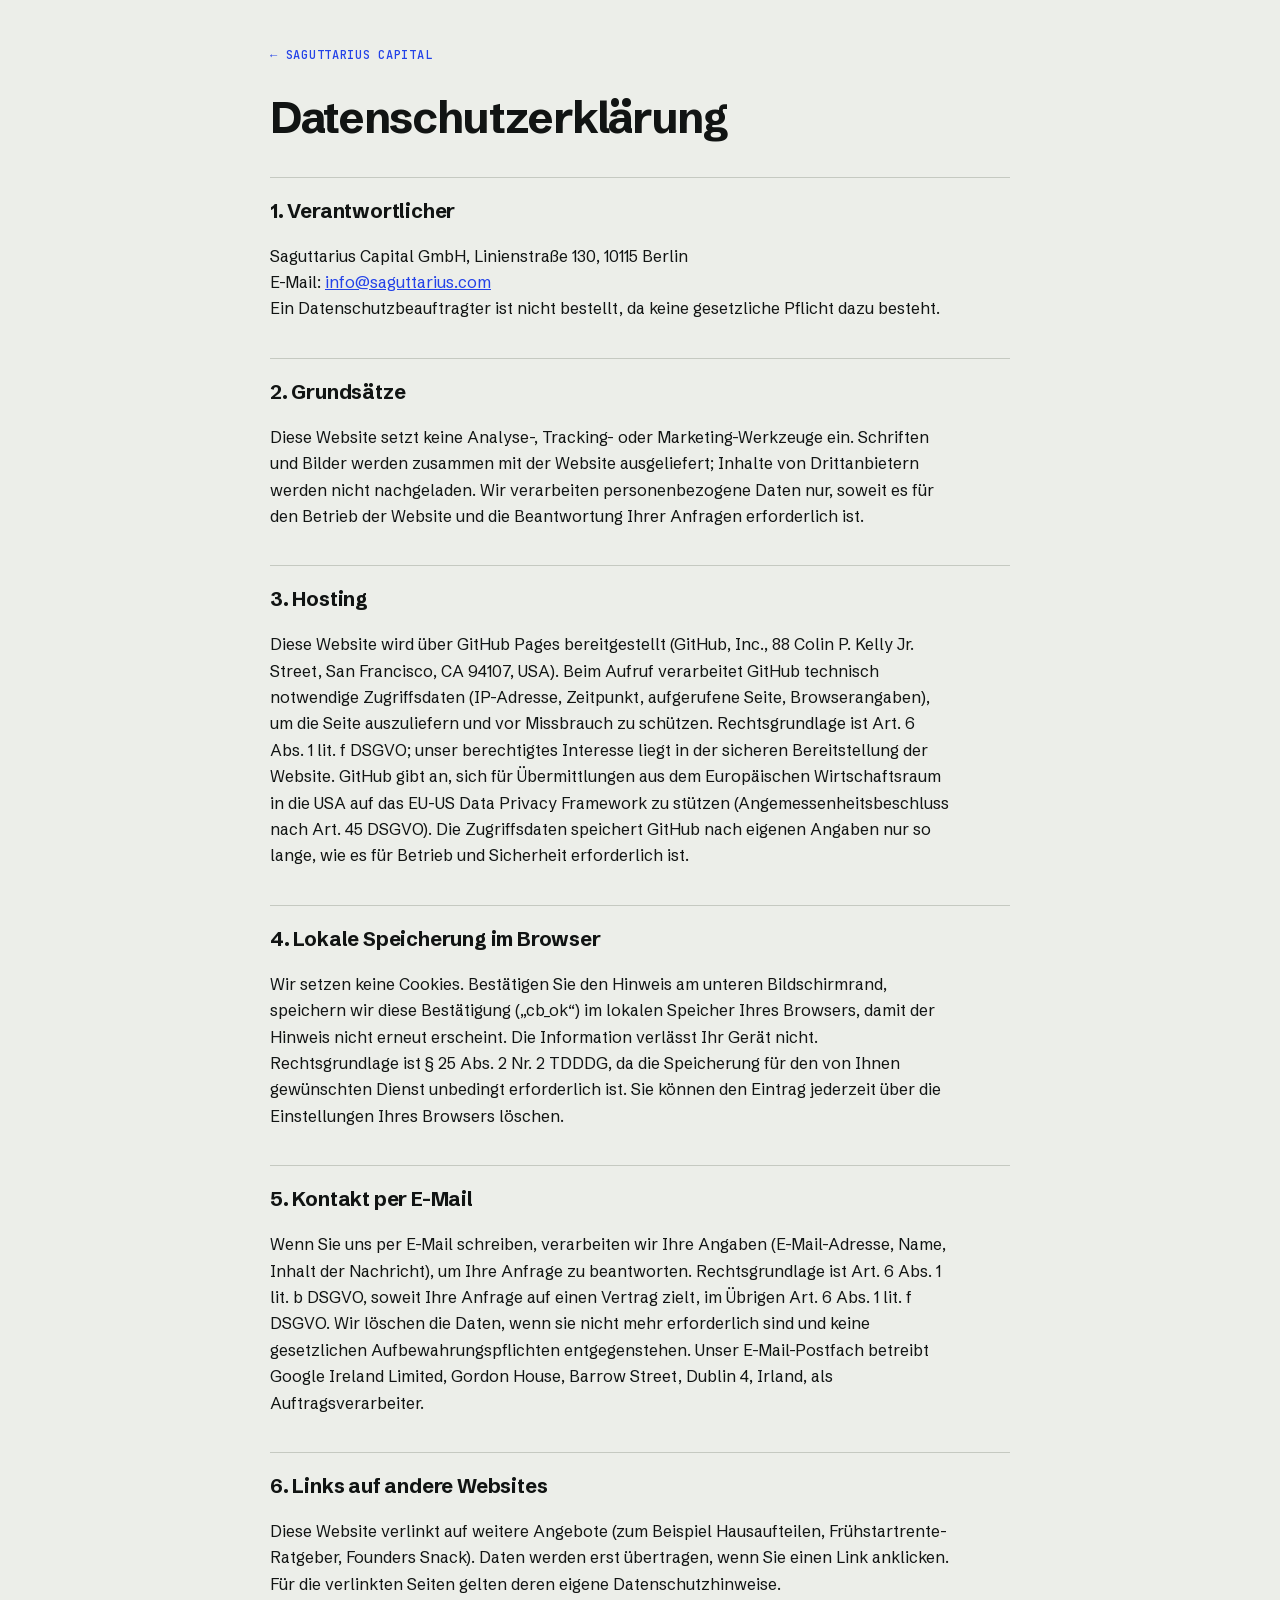
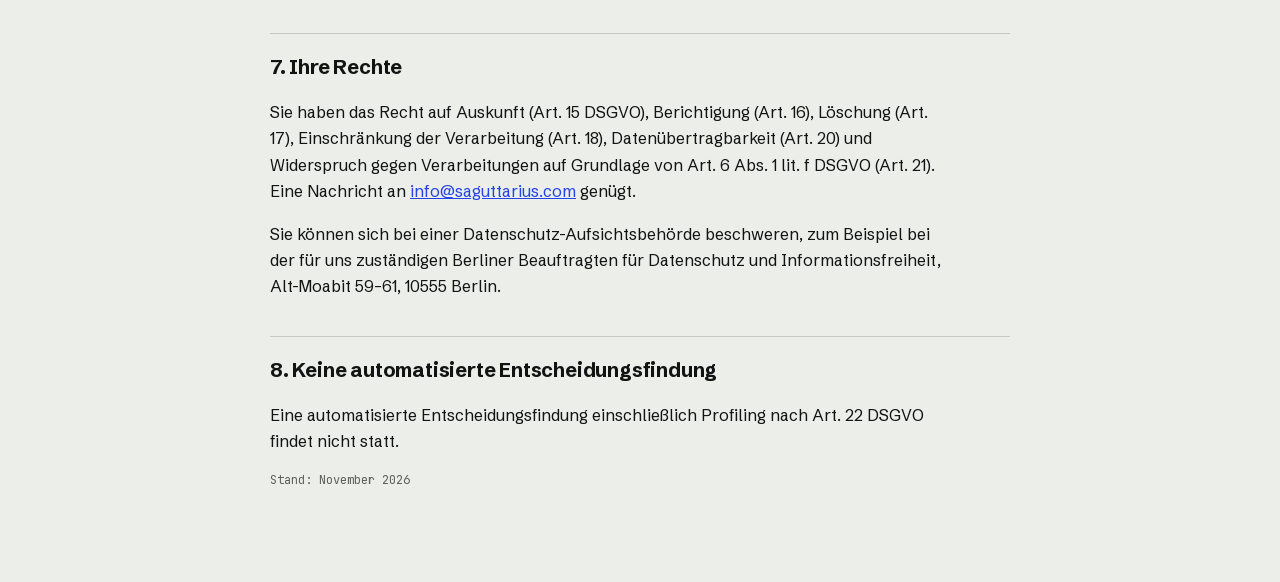
<file: datenschutz.html>
<!doctype html>
<html lang="de">
<head>
<meta charset="utf-8">
<meta name="viewport" content="width=device-width,initial-scale=1,viewport-fit=cover">
<title>Datenschutz · Saguttarius Capital GmbH</title>
<meta name="robots" content="noindex">
<link rel="icon" href="favicon.png">
<link rel="stylesheet" href="fonts.css">
<style>
:root{--paper:#eceee9;--ink:#111413;--mute:#5c615c;--line:#c5c9c1;--blue:#2342e8;--f:"Schibsted Grotesk","Helvetica Neue",Arial,sans-serif;--m:"JetBrains Mono",Menlo,monospace}
@media (prefers-color-scheme:dark){:root{--paper:#0f1211;--ink:#e6e9e3;--mute:#8d938c;--line:#2a2f2c;--blue:#7088ff;color-scheme:dark}}
*{box-sizing:border-box}
body{margin:0;background:var(--paper);color:var(--ink);font:16px/1.65 var(--f);-webkit-font-smoothing:antialiased}
.w{max-width:780px;margin:0 auto;padding:40px max(20px,env(safe-area-inset-right,0px)) 80px max(20px,env(safe-area-inset-left,0px))}
a{color:var(--blue)}
.back{font:500 12px var(--m);text-transform:uppercase;letter-spacing:.06em;text-decoration:none}
h1{font-size:clamp(30px,5vw,44px);line-height:1.05;letter-spacing:-.03em;margin:28px 0 30px}
h2{font-size:20px;letter-spacing:-.01em;margin:36px 0 8px;padding-top:16px;border-top:1px solid var(--line)}
h3{font-size:16px;margin:22px 0 6px}
p,li{max-width:68ch}
.m{font:400 12px/1.6 var(--m);color:var(--mute)}
</style>
</head>
<body>
<main class="w">
<a class="back" href="./">← Saguttarius Capital</a>
<h1>Datenschutzerklärung</h1>
<h2>1. Verantwortlicher</h2>
<p>Saguttarius Capital GmbH, Linienstraße 130, 10115 Berlin<br>E-Mail: <a href="mailto:info@saguttarius.com">info@saguttarius.com</a><br>Ein Datenschutzbeauftragter ist nicht bestellt, da keine gesetzliche Pflicht dazu besteht.</p>

<h2>2. Grundsätze</h2>
<p>Diese Website setzt keine Analyse-, Tracking- oder Marketing-Werkzeuge ein. Schriften und Bilder werden zusammen mit der Website ausgeliefert; Inhalte von Drittanbietern werden nicht nachgeladen. Wir verarbeiten personenbezogene Daten nur, soweit es für den Betrieb der Website und die Beantwortung Ihrer Anfragen erforderlich ist.</p>

<h2>3. Hosting</h2>
<p>Diese Website wird über GitHub Pages bereitgestellt (GitHub, Inc., 88 Colin P. Kelly Jr. Street, San Francisco, CA 94107, USA). Beim Aufruf verarbeitet GitHub technisch notwendige Zugriffsdaten (IP-Adresse, Zeitpunkt, aufgerufene Seite, Browserangaben), um die Seite auszuliefern und vor Missbrauch zu schützen. Rechtsgrundlage ist Art. 6 Abs. 1 lit. f DSGVO; unser berechtigtes Interesse liegt in der sicheren Bereitstellung der Website. GitHub gibt an, sich für Übermittlungen aus dem Europäischen Wirtschaftsraum in die USA auf das EU-US Data Privacy Framework zu stützen (Angemessenheitsbeschluss nach Art. 45 DSGVO). Die Zugriffsdaten speichert GitHub nach eigenen Angaben nur so lange, wie es für Betrieb und Sicherheit erforderlich ist.</p>

<h2>4. Lokale Speicherung im Browser</h2>
<p>Wir setzen keine Cookies. Bestätigen Sie den Hinweis am unteren Bildschirmrand, speichern wir diese Bestätigung („cb_ok“) im lokalen Speicher Ihres Browsers, damit der Hinweis nicht erneut erscheint. Die Information verlässt Ihr Gerät nicht. Rechtsgrundlage ist § 25 Abs. 2 Nr. 2 TDDDG, da die Speicherung für den von Ihnen gewünschten Dienst unbedingt erforderlich ist. Sie können den Eintrag jederzeit über die Einstellungen Ihres Browsers löschen.</p>

<h2>5. Kontakt per E-Mail</h2>
<p>Wenn Sie uns per E-Mail schreiben, verarbeiten wir Ihre Angaben (E-Mail-Adresse, Name, Inhalt der Nachricht), um Ihre Anfrage zu beantworten. Rechtsgrundlage ist Art. 6 Abs. 1 lit. b DSGVO, soweit Ihre Anfrage auf einen Vertrag zielt, im Übrigen Art. 6 Abs. 1 lit. f DSGVO. Wir löschen die Daten, wenn sie nicht mehr erforderlich sind und keine gesetzlichen Aufbewahrungspflichten entgegenstehen. Unser E-Mail-Postfach betreibt Google Ireland Limited, Gordon House, Barrow Street, Dublin 4, Irland, als Auftragsverarbeiter.</p>

<h2>6. Links auf andere Websites</h2>
<p>Diese Website verlinkt auf weitere Angebote (zum Beispiel Hausaufteilen, Frühstartrente-Ratgeber, Founders Snack). Daten werden erst übertragen, wenn Sie einen Link anklicken. Für die verlinkten Seiten gelten deren eigene Datenschutzhinweise.</p>

<h2>7. Ihre Rechte</h2>
<p>Sie haben das Recht auf Auskunft (Art. 15 DSGVO), Berichtigung (Art. 16), Löschung (Art. 17), Einschränkung der Verarbeitung (Art. 18), Datenübertragbarkeit (Art. 20) und Widerspruch gegen Verarbeitungen auf Grundlage von Art. 6 Abs. 1 lit. f DSGVO (Art. 21). Eine Nachricht an <a href="mailto:info@saguttarius.com">info@saguttarius.com</a> genügt.</p>
<p>Sie können sich bei einer Datenschutz-Aufsichtsbehörde beschweren, zum Beispiel bei der für uns zuständigen Berliner Beauftragten für Datenschutz und Informationsfreiheit, Alt-Moabit 59–61, 10555 Berlin.</p>

<h2>8. Keine automatisierte Entscheidungsfindung</h2>
<p>Eine automatisierte Entscheidungsfindung einschließlich Profiling nach Art. 22 DSGVO findet nicht statt.</p>
<p class="m">Stand: November 2026</p>

</main>
</body>
</html>
</file>
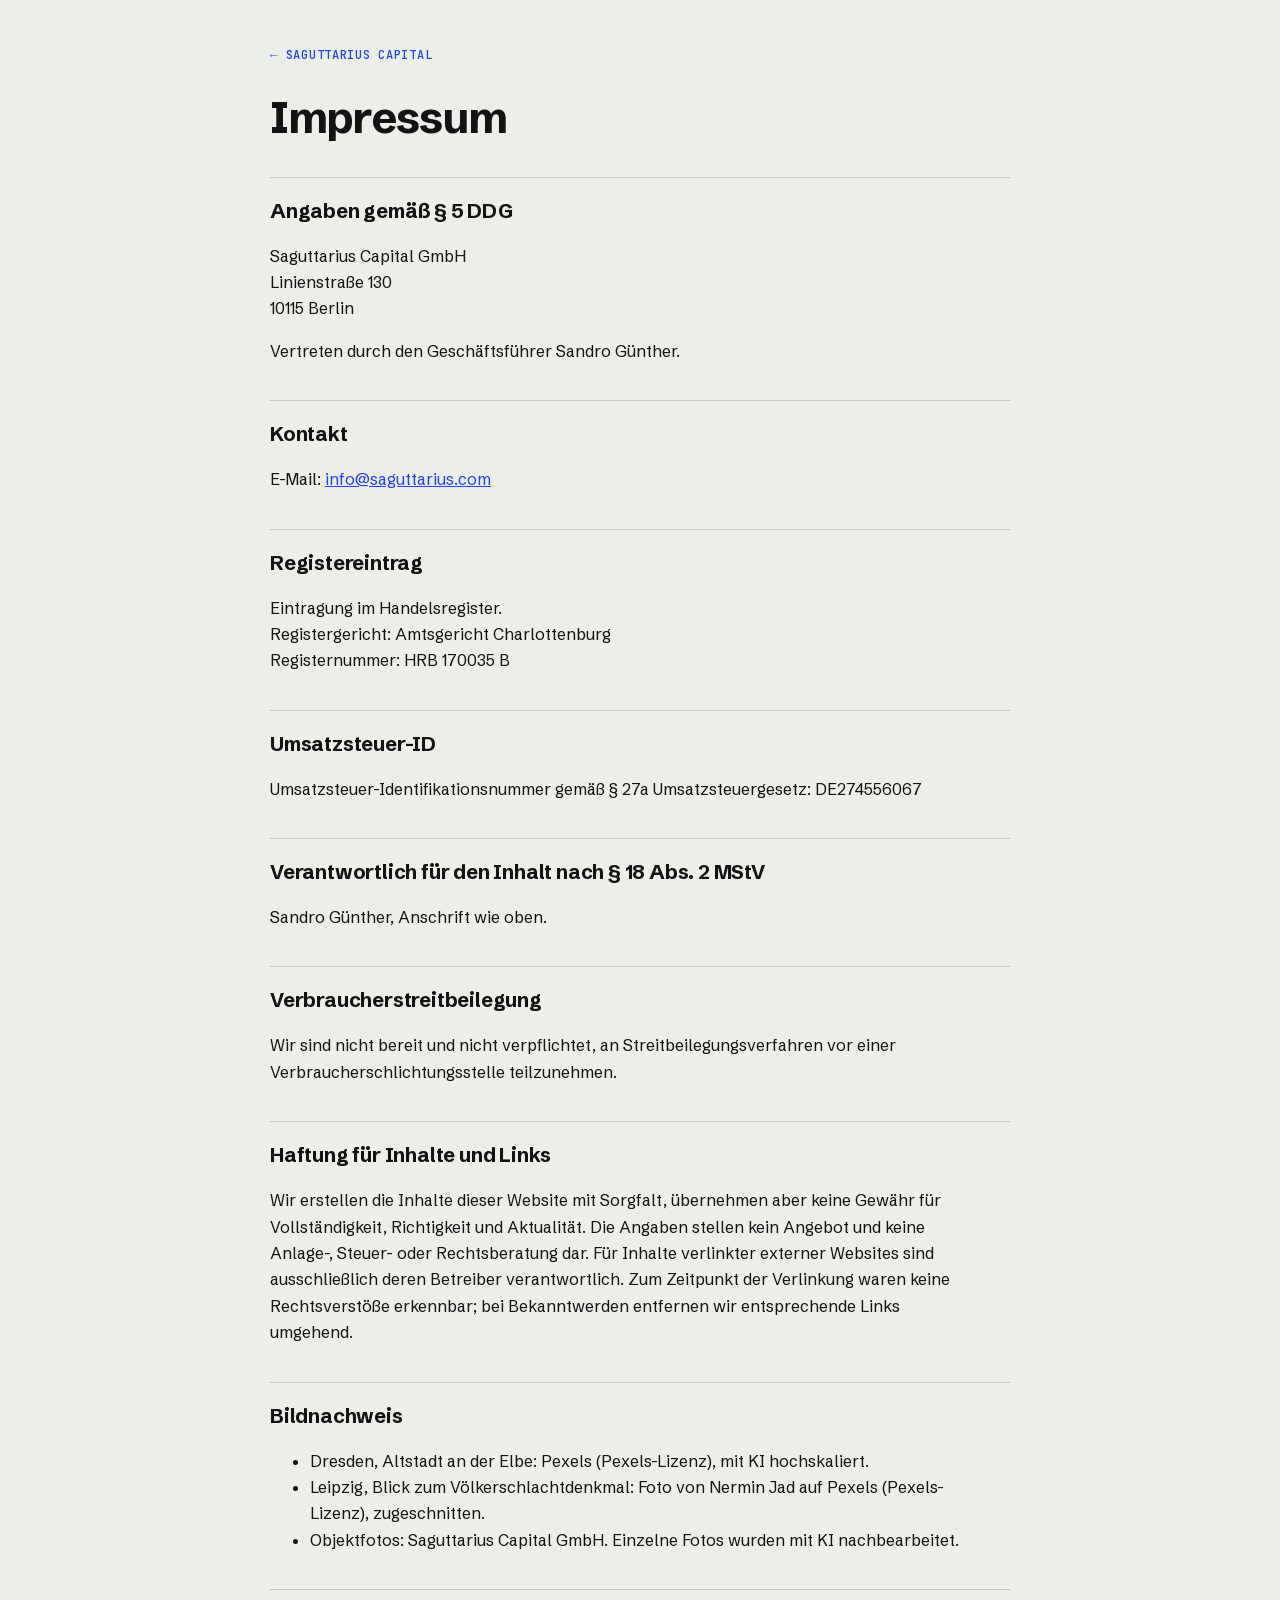
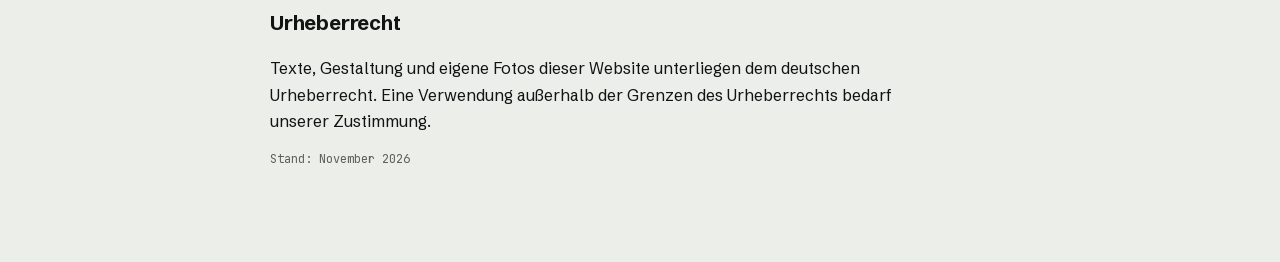
<file: impressum.html>
<!doctype html>
<html lang="de">
<head>
<meta charset="utf-8">
<meta name="viewport" content="width=device-width,initial-scale=1,viewport-fit=cover">
<title>Impressum · Saguttarius Capital GmbH</title>
<meta name="robots" content="noindex">
<link rel="icon" href="favicon.png">
<link rel="stylesheet" href="fonts.css">
<style>
:root{--paper:#eceee9;--ink:#111413;--mute:#5c615c;--line:#c5c9c1;--blue:#2342e8;--f:"Schibsted Grotesk","Helvetica Neue",Arial,sans-serif;--m:"JetBrains Mono",Menlo,monospace}
@media (prefers-color-scheme:dark){:root{--paper:#0f1211;--ink:#e6e9e3;--mute:#8d938c;--line:#2a2f2c;--blue:#7088ff;color-scheme:dark}}
*{box-sizing:border-box}
body{margin:0;background:var(--paper);color:var(--ink);font:16px/1.65 var(--f);-webkit-font-smoothing:antialiased}
.w{max-width:780px;margin:0 auto;padding:40px max(20px,env(safe-area-inset-right,0px)) 80px max(20px,env(safe-area-inset-left,0px))}
a{color:var(--blue)}
.back{font:500 12px var(--m);text-transform:uppercase;letter-spacing:.06em;text-decoration:none}
h1{font-size:clamp(30px,5vw,44px);line-height:1.05;letter-spacing:-.03em;margin:28px 0 30px}
h2{font-size:20px;letter-spacing:-.01em;margin:36px 0 8px;padding-top:16px;border-top:1px solid var(--line)}
h3{font-size:16px;margin:22px 0 6px}
p,li{max-width:68ch}
.m{font:400 12px/1.6 var(--m);color:var(--mute)}
</style>
</head>
<body>
<main class="w">
<a class="back" href="./">← Saguttarius Capital</a>
<h1>Impressum</h1>
<h2>Angaben gemäß § 5 DDG</h2>
<p>Saguttarius Capital GmbH<br>Linienstraße 130<br>10115 Berlin</p>
<p>Vertreten durch den Geschäftsführer Sandro Günther.</p>
<h2>Kontakt</h2>
<p>E-Mail: <a href="mailto:info@saguttarius.com">info@saguttarius.com</a></p>
<h2>Registereintrag</h2>
<p>Eintragung im Handelsregister.<br>Registergericht: Amtsgericht Charlottenburg<br>Registernummer: HRB 170035 B</p>
<h2>Umsatzsteuer-ID</h2>
<p>Umsatzsteuer-Identifikationsnummer gemäß § 27a Umsatzsteuergesetz: DE274556067</p>
<h2>Verantwortlich für den Inhalt nach § 18 Abs. 2 MStV</h2>
<p>Sandro Günther, Anschrift wie oben.</p>
<h2>Verbraucherstreitbeilegung</h2>
<p>Wir sind nicht bereit und nicht verpflichtet, an Streitbeilegungsverfahren vor einer Verbraucherschlichtungsstelle teilzunehmen.</p>
<h2>Haftung für Inhalte und Links</h2>
<p>Wir erstellen die Inhalte dieser Website mit Sorgfalt, übernehmen aber keine Gewähr für Vollständigkeit, Richtigkeit und Aktualität. Die Angaben stellen kein Angebot und keine Anlage-, Steuer- oder Rechtsberatung dar. Für Inhalte verlinkter externer Websites sind ausschließlich deren Betreiber verantwortlich. Zum Zeitpunkt der Verlinkung waren keine Rechtsverstöße erkennbar; bei Bekanntwerden entfernen wir entsprechende Links umgehend.</p>
<h2 id="bildnachweis">Bildnachweis</h2>
<ul>
<li>Dresden, Altstadt an der Elbe: Pexels (Pexels-Lizenz), mit KI hochskaliert.</li>
<li>Leipzig, Blick zum Völkerschlachtdenkmal: Foto von Nermin Jad auf Pexels (Pexels-Lizenz), zugeschnitten.</li>
<li>Objektfotos: Saguttarius Capital GmbH. Einzelne Fotos wurden mit KI nachbearbeitet.</li>
</ul>
<h2>Urheberrecht</h2>
<p>Texte, Gestaltung und eigene Fotos dieser Website unterliegen dem deutschen Urheberrecht. Eine Verwendung außerhalb der Grenzen des Urheberrechts bedarf unserer Zustimmung.</p>
<p class="m">Stand: November 2026</p>

</main>
</body>
</html>
</file>
<file: fonts.css>
@font-face {
  font-family: 'JetBrains Mono';
  font-style: normal;
  font-weight: 400;
  font-display: swap;
  src: url(fonts/JetBrainsMono-400.woff2) format('woff2');
  unicode-range: U+0000-00FF, U+0131, U+0152-0153, U+02BB-02BC, U+02C6, U+02DA, U+02DC, U+0304, U+0308, U+0329, U+2000-206F, U+20AC, U+2122, U+2191, U+2193, U+2212, U+2215, U+FEFF, U+FFFD;
}
@font-face {
  font-family: 'JetBrains Mono';
  font-style: normal;
  font-weight: 500;
  font-display: swap;
  src: url(fonts/JetBrainsMono-500.woff2) format('woff2');
  unicode-range: U+0000-00FF, U+0131, U+0152-0153, U+02BB-02BC, U+02C6, U+02DA, U+02DC, U+0304, U+0308, U+0329, U+2000-206F, U+20AC, U+2122, U+2191, U+2193, U+2212, U+2215, U+FEFF, U+FFFD;
}
@font-face {
  font-family: 'Schibsted Grotesk';
  font-style: normal;
  font-weight: 400;
  font-display: swap;
  src: url(fonts/SchibstedGrotesk-400.woff2) format('woff2');
  unicode-range: U+0000-00FF, U+0131, U+0152-0153, U+02BB-02BC, U+02C6, U+02DA, U+02DC, U+0304, U+0308, U+0329, U+2000-206F, U+20AC, U+2122, U+2191, U+2193, U+2212, U+2215, U+FEFF, U+FFFD;
}
@font-face {
  font-family: 'Schibsted Grotesk';
  font-style: normal;
  font-weight: 500;
  font-display: swap;
  src: url(fonts/SchibstedGrotesk-500.woff2) format('woff2');
  unicode-range: U+0000-00FF, U+0131, U+0152-0153, U+02BB-02BC, U+02C6, U+02DA, U+02DC, U+0304, U+0308, U+0329, U+2000-206F, U+20AC, U+2122, U+2191, U+2193, U+2212, U+2215, U+FEFF, U+FFFD;
}
@font-face {
  font-family: 'Schibsted Grotesk';
  font-style: normal;
  font-weight: 600;
  font-display: swap;
  src: url(fonts/SchibstedGrotesk-600.woff2) format('woff2');
  unicode-range: U+0000-00FF, U+0131, U+0152-0153, U+02BB-02BC, U+02C6, U+02DA, U+02DC, U+0304, U+0308, U+0329, U+2000-206F, U+20AC, U+2122, U+2191, U+2193, U+2212, U+2215, U+FEFF, U+FFFD;
}
@font-face {
  font-family: 'Schibsted Grotesk';
  font-style: normal;
  font-weight: 700;
  font-display: swap;
  src: url(fonts/SchibstedGrotesk-700.woff2) format('woff2');
  unicode-range: U+0000-00FF, U+0131, U+0152-0153, U+02BB-02BC, U+02C6, U+02DA, U+02DC, U+0304, U+0308, U+0329, U+2000-206F, U+20AC, U+2122, U+2191, U+2193, U+2212, U+2215, U+FEFF, U+FFFD;
}
</file>
